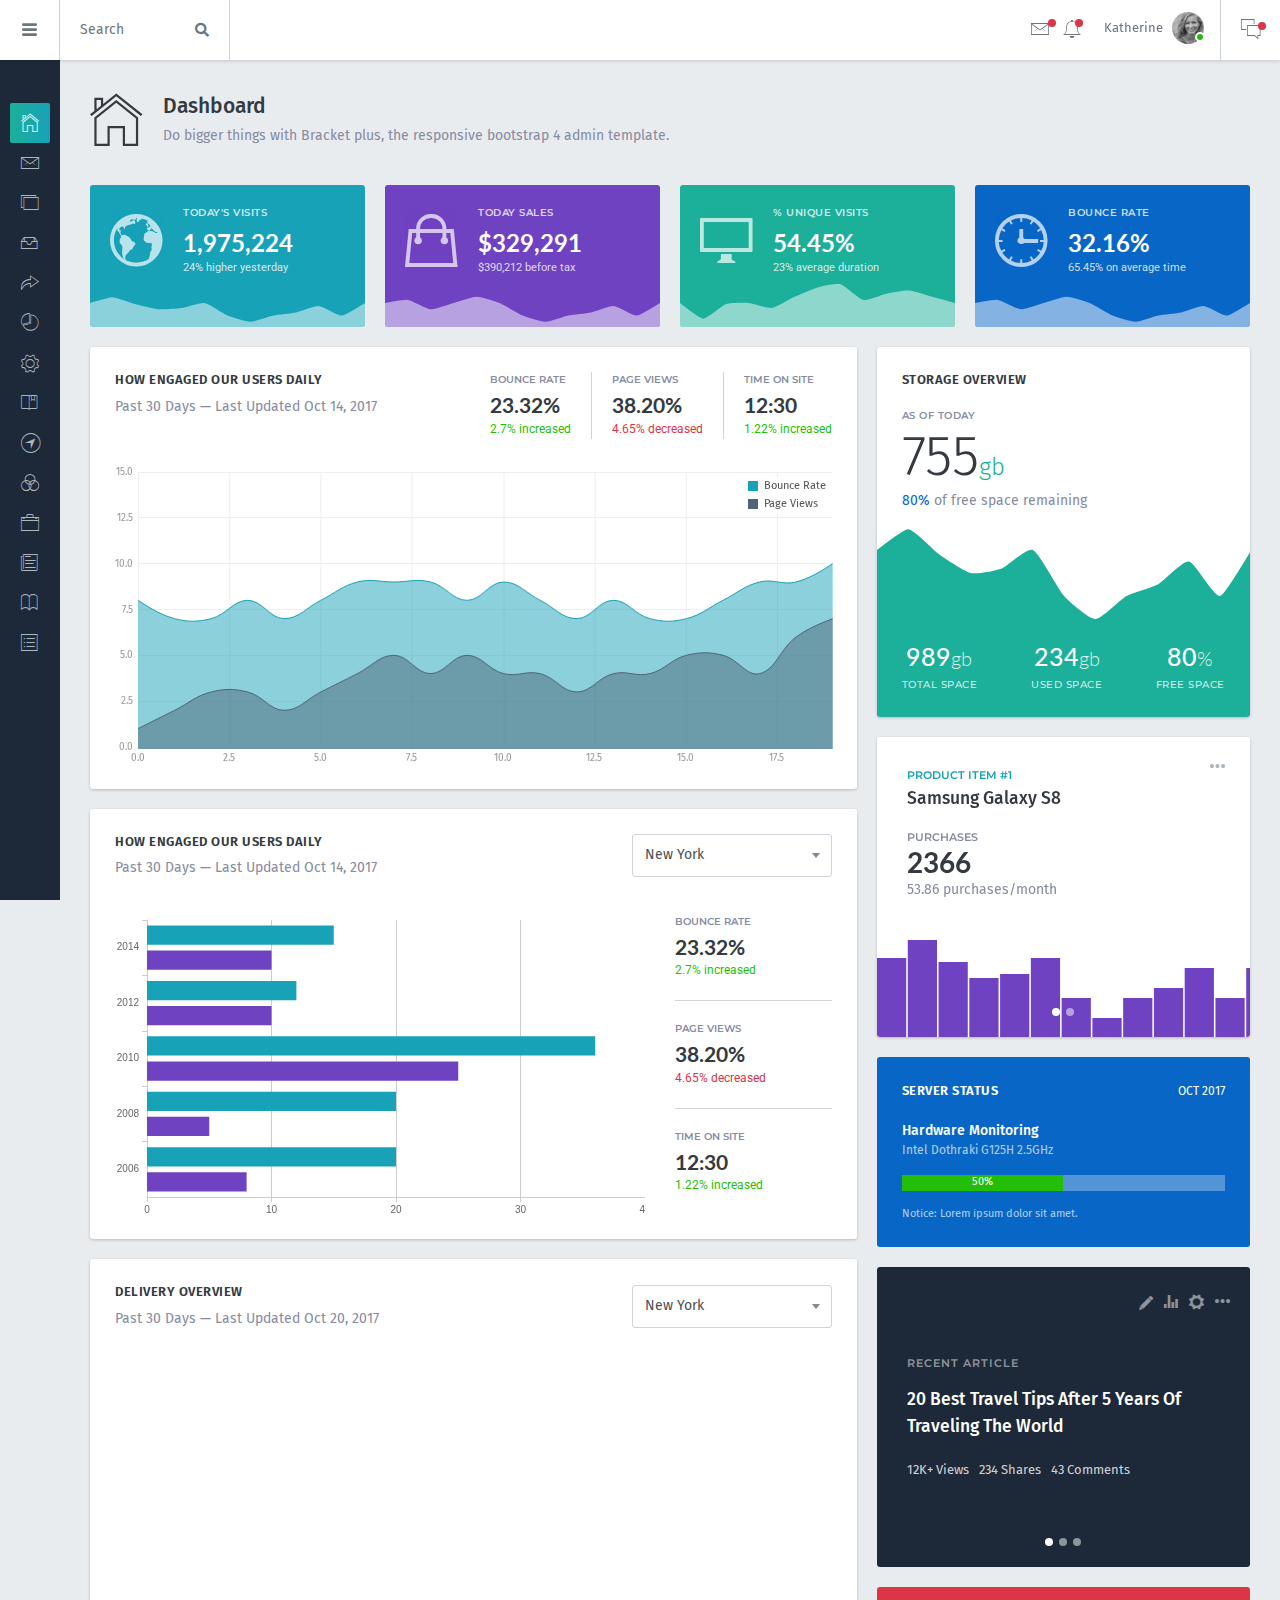
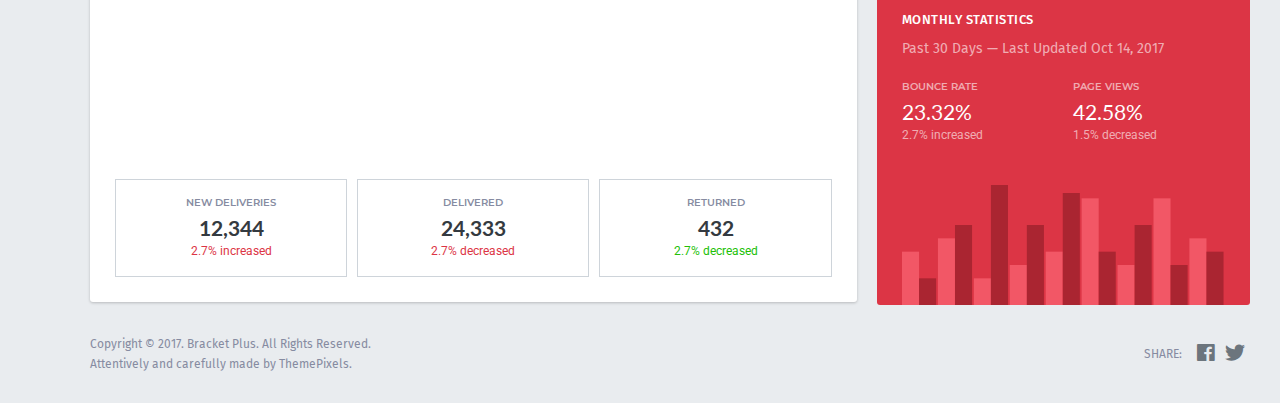
<file: brackert plus/index.html>
<!DOCTYPE html>
<html lang="en">
  <head>
    <!-- Required meta tags -->
    <meta charset="utf-8">
    <meta name="viewport" content="width=device-width, initial-scale=1, shrink-to-fit=no">


    <!-- Twitter -->
    <meta name="twitter:site" content="@themepixels">
    <meta name="twitter:creator" content="@themepixels">
    <meta name="twitter:card" content="summary_large_image">
    <meta name="twitter:title" content="Bracket Plus">
    <meta name="twitter:description" content="Premium Quality and Responsive UI for Dashboard.">
    <meta name="twitter:image" content="http://themepixels.me/bracketplus/img/bracketplus-social.png">

    <!-- Facebook -->
    <meta property="og:url" content="http://themepixels.me/bracketplus">
    <meta property="og:title" content="Bracket Plus">
    <meta property="og:description" content="Premium Quality and Responsive UI for Dashboard.">

    <meta property="og:image" content="http://themepixels.me/bracketplus/img/bracketplus-social.png">
    <meta property="og:image:secure_url" content="http://themepixels.me/bracketplus/img/bracketplus-social.png">
    <meta property="og:image:type" content="image/png">
    <meta property="og:image:width" content="1200">
    <meta property="og:image:height" content="600">

    <!-- Meta -->
    <meta name="description" content="Premium Quality and Responsive UI for Dashboard.">
    <meta name="author" content="ThemePixels">

    <title>Bracket Plus Responsive Bootstrap 4 Admin Template</title>

    <!-- vendor css -->
    <link href="assets/css/all.min.css" rel="stylesheet">
    <link href="assets/css/ionicons.min.css" rel="stylesheet">
    <link href="assets/css/rickshaw.min.css" rel="stylesheet">
    <link href="assets/css/select2.min.css" rel="stylesheet">

    <!-- Bracket CSS -->
    <link rel="stylesheet" href="assets/css/bracket.css">
  </head>

  <body>

    <!-- ########## START: LEFT PANEL ########## -->
    <div class="br-logo"><a href=""><span>[</span>bracket <i>plus</i><span>]</span></a></div>
    <div class="br-sideleft sideleft-scrollbar">
      <label class="sidebar-label pd-x-10 mg-t-20 op-3">Navigation</label>
      <ul class="br-sideleft-menu">
        <li class="br-menu-item">
          <a href="index.html" class="br-menu-link active">
            <i class="menu-item-icon icon ion-ios-home-outline tx-24"></i>
            <span class="menu-item-label">Dashboard</span>
          </a><!-- br-menu-link -->
        </li><!-- br-menu-item -->
        <li class="br-menu-item">
          <a href="mailbox.html" class="br-menu-link">
            <i class="menu-item-icon icon ion-ios-email-outline tx-24"></i>
            <span class="menu-item-label">Mailbox</span>
          </a><!-- br-menu-link -->
        </li><!-- br-menu-item -->
        <li class="br-menu-item">
          <a href="#" class="br-menu-link with-sub">
            <i class="menu-item-icon icon ion-ios-photos-outline tx-20"></i>
            <span class="menu-item-label">Cards &amp; Widgets</span>
          </a><!-- br-menu-link -->
          <ul class="br-menu-sub">
            <li class="sub-item"><a href="card-dashboard.html" class="sub-link">Dashboard</a></li>
            <li class="sub-item"><a href="card-social.html" class="sub-link">Blog &amp; Social Media</a></li>
            <li class="sub-item"><a href="card-listing.html" class="sub-link">Shop &amp; Listing</a></li>
          </ul>
        </li>
        <li class="br-menu-item">
          <a href="#" class="br-menu-link with-sub">
            <i class="menu-item-icon icon ion-ios-filing-outline tx-24"></i>
            <span class="menu-item-label">UI Elements</span>
          </a><!-- br-menu-link -->
          <ul class="br-menu-sub">
            <li class="sub-item"><a href="accordion.html" class="sub-link">Accordion</a></li>
            <li class="sub-item"><a href="alerts.html" class="sub-link">Alerts</a></li>
            <li class="sub-item"><a href="buttons.html" class="sub-link">Buttons</a></li>
            <li class="sub-item"><a href="cards.html" class="sub-link">Cards</a></li>
            <li class="sub-item"><a href="carousel.html" class="sub-link">Carousel</a></li>
            <li class="sub-item"><a href="dropdowns.html" class="sub-link">Dropdowns</a></li>
            <li class="sub-item"><a href="icons.html" class="sub-link">Icons</a></li>
            <li class="sub-item"><a href="images.html" class="sub-link">Images</a></li>
            <li class="sub-item"><a href="list.html" class="sub-link">Lists</a></li>
            <li class="sub-item"><a href="modal.html" class="sub-link">Modal</a></li>
            <li class="sub-item"><a href="media.html" class="sub-link">Media Object</a></li>
            <li class="sub-item"><a href="pagination.html" class="sub-link">Pagination</a></li>
            <li class="sub-item"><a href="popups.html" class="sub-link">Tooltip &amp; Popover</a></li>
            <li class="sub-item"><a href="progress.html" class="sub-link">Progress</a></li>
            <li class="sub-item"><a href="spinners.html" class="sub-link">Spinners</a></li>
            <li class="sub-item"><a href="typography.html" class="sub-link">Typography</a></li>
          </ul>
        </li><!-- br-menu-item -->
        <li class="br-menu-item">
          <a href="#" class="br-menu-link with-sub">
            <i class="menu-item-icon ion-ios-redo-outline tx-24"></i>
            <span class="menu-item-label">Navigation</span>
          </a><!-- br-menu-link -->
          <ul class="br-menu-sub">
            <li class="sub-item"><a href="navigation.html" class="sub-link">Basic Nav</a></li>
            <li class="sub-item"><a href="navigation-layouts.html" class="sub-link">Nav Layouts</a></li>
            <li class="sub-item"><a href="navigation-effects.html" class="sub-link">Nav Effects</a></li>
          </ul>
        </li><!-- br-menu-item -->
        <li class="br-menu-item">
          <a href="#" class="br-menu-link with-sub">
            <i class="menu-item-icon ion-ios-pie-outline tx-20"></i>
            <span class="menu-item-label">Charts</span>
          </a><!-- br-menu-link -->
          <ul class="br-menu-sub">
            <li class="sub-item"><a href="chart-morris.html" class="sub-link">Morris Charts</a></li>
            <li class="sub-item"><a href="chart-flot.html" class="sub-link">Flot Charts</a></li>
            <li class="sub-item"><a href="chart-chartjs.html" class="sub-link">Chart JS</a></li>
            <li class="sub-item"><a href="chart-echarts.html" class="sub-link">ECharts</a></li>
            <li class="sub-item"><a href="chart-rickshaw.html" class="sub-link">Rickshaw</a></li>
            <li class="sub-item"><a href="chart-chartist.html" class="sub-link">Chartist</a></li>
            <li class="sub-item"><a href="chart-sparkline.html" class="sub-link">Sparkline</a></li>
            <li class="sub-item"><a href="chart-peity.html" class="sub-link">Peity</a></li>
          </ul>
        </li><!-- br-menu-item -->
        <li class="br-menu-item">
          <a href="#" class="br-menu-link with-sub">
            <i class="menu-item-icon icon ion-ios-gear-outline tx-24"></i>
            <span class="menu-item-label">Forms</span>
          </a><!-- br-menu-link -->
          <ul class="br-menu-sub">
            <li class="sub-item"><a href="form-elements.html" class="sub-link">Form Elements</a></li>
            <li class="sub-item"><a href="form-layouts.html" class="sub-link">Form Layouts</a></li>
            <li class="sub-item"><a href="form-validation.html" class="sub-link">Form Validation</a></li>
            <li class="sub-item"><a href="form-wizards.html" class="sub-link">Form Wizards</a></li>
            <li class="sub-item"><a href="form-editor-code.html" class="sub-link">Code Editor</a></li>
            <li class="sub-item"><a href="form-editor-text.html" class="sub-link">Text Editor</a></li>
          </ul>
        </li><!-- br-menu-item -->
        <li class="br-menu-item">
          <a href="#" class="br-menu-link with-sub">
            <i class="menu-item-icon icon ion-ios-bookmarks-outline tx-20"></i>
            <span class="menu-item-label">Tables</span>
          </a><!-- br-menu-link -->
          <ul class="br-menu-sub nav flex-column">
            <li class="sub-item"><a href="table-basic.html" class="sub-link">Basic Table</a></li>
            <li class="sub-item"><a href="table-datatable.html" class="sub-link">Data Table</a></li>
          </ul>
        </li><!-- br-menu-item -->
        <li class="br-menu-item">
          <a href="#" class="br-menu-link with-sub">
            <i class="menu-item-icon icon ion-ios-navigate-outline tx-24"></i>
            <span class="menu-item-label">Maps</span>
          </a><!-- br-menu-link -->
          <ul class="br-menu-sub">
            <li class="sub-item"><a href="map-google.html" class="sub-link">Google Maps</a></li>
            <li class="sub-item"><a href="map-leaflet.html" class="sub-link">Leaflet Maps</a></li>
            <li class="sub-item"><a href="map-vector.html" class="sub-link">Vector Maps</a></li>
          </ul>
        </li><!-- br-menu-item -->
        <li class="br-menu-item">
          <a href="#" class="br-menu-link with-sub">
            <i class="menu-item-icon icon ion-ios-color-filter-outline tx-24"></i>
            <span class="menu-item-label">Skins</span>
          </a><!-- br-menu-link -->
          <ul class="br-menu-sub">
            <li class="sub-item"><a href="skin-select2.html" class="sub-link">Select2</a></li>
            <li class="sub-item"><a href="skin-rangeslider.html" class="sub-link">Ion RangeSlider</a></li>
            <li class="sub-item"><a href="skin-input-form.html" class="sub-link">Textbox Form</a></li>
            <li class="sub-item"><a href="skin-file-browser.html" class="sub-link">File Browser</a></li>
            <li class="sub-item"><a href="skin-datepicker.html" class="sub-link">Datepicker</a></li>
            <li class="sub-item"><a href="skin-template.html" class="sub-link">Template</a></li>
          </ul>
        </li><!-- br-menu-item -->
        <li class="br-menu-item">
          <a href="#" class="br-menu-link with-sub">
            <i class="menu-item-icon icon ion-ios-briefcase-outline tx-22"></i>
            <span class="menu-item-label">Utilities</span>
          </a><!-- br-menu-link -->
          <ul class="br-menu-sub">
            <li class="sub-item"><a href="background.html" class="sub-link">Background</a></li>
            <li class="sub-item"><a href="border.html" class="sub-link">Border</a></li>
            <li class="sub-item"><a href="height.html" class="sub-link">Height</a></li>
            <li class="sub-item"><a href="margin.html" class="sub-link">Margin</a></li>
            <li class="sub-item"><a href="padding.html" class="sub-link">Padding</a></li>
            <li class="sub-item"><a href="position.html" class="sub-link">Position</a></li>
            <li class="sub-item"><a href="typography-util.html" class="sub-link">Typography</a></li>
            <li class="sub-item"><a href="width.html" class="sub-link">Width</a></li>
          </ul>
        </li><!-- br-menu-item -->
        <li class="br-menu-item">
          <a href="pages.html" class="br-menu-link">
            <i class="menu-item-icon icon ion-ios-paper-outline tx-22"></i>
            <span class="menu-item-label">Apps &amp; Pages</span>
          </a><!-- br-menu-link -->
        </li><!-- br-menu-item -->
        <li class="br-menu-item">
          <a href="layouts.html" class="br-menu-link">
            <i class="menu-item-icon icon ion-ios-book-outline tx-22"></i>
            <span class="menu-item-label">Layouts</span>
          </a><!-- br-menu-link -->
        </li><!-- br-menu-item -->
        <li class="br-menu-item">
          <a href="sitemap.html" class="br-menu-link">
            <i class="menu-item-icon icon ion-ios-list-outline tx-22"></i>
            <span class="menu-item-label">Sitemap</span>
          </a><!-- br-menu-link -->
        </li><!-- br-menu-item -->
      </ul><!-- br-sideleft-menu -->

      <label class="sidebar-label pd-x-10 mg-t-25 mg-b-20 tx-info">Information Summary</label>

      <div class="info-list">
        <div class="info-list-item">
          <div>
            <p class="info-list-label">Memory Usage</p>
            <h5 class="info-list-amount">32.3%</h5>
          </div>
          <span class="peity-bar" data-peity='{ "fill": ["#336490"], "height": 35, "width": 60 }'>8,6,5,9,8,4,9,3,5,9</span>
        </div><!-- info-list-item -->

        <div class="info-list-item">
          <div>
            <p class="info-list-label">CPU Usage</p>
            <h5 class="info-list-amount">140.05</h5>
          </div>
          <span class="peity-bar" data-peity='{ "fill": ["#1C7973"], "height": 35, "width": 60 }'>4,3,5,7,12,10,4,5,11,7</span>
        </div><!-- info-list-item -->

        <div class="info-list-item">
          <div>
            <p class="info-list-label">Disk Usage</p>
            <h5 class="info-list-amount">82.02%</h5>
          </div>
          <span class="peity-bar" data-peity='{ "fill": ["#8E4246"], "height": 35, "width": 60 }'>1,2,1,3,2,10,4,12,7</span>
        </div><!-- info-list-item -->

        <div class="info-list-item">
          <div>
            <p class="info-list-label">Daily Traffic</p>
            <h5 class="info-list-amount">62,201</h5>
          </div>
          <span class="peity-bar" data-peity='{ "fill": ["#9C7846"], "height": 35, "width": 60 }'>3,12,7,9,2,3,4,5,2</span>
        </div><!-- info-list-item -->
      </div><!-- info-list -->

      <br>
    </div><!-- br-sideleft -->
    <!-- ########## END: LEFT PANEL ########## -->

    <!-- ########## START: HEAD PANEL ########## -->
    <div class="br-header">
      <div class="br-header-left">
        <div class="navicon-left hidden-md-down"><a id="btnLeftMenu" href=""><i class="icon ion-navicon-round"></i></a></div>
        <div class="navicon-left hidden-lg-up"><a id="btnLeftMenuMobile" href=""><i class="icon ion-navicon-round"></i></a></div>
        <div class="input-group hidden-xs-down wd-170 transition">
          <input id="searchbox" type="text" class="form-control" placeholder="Search">
          <span class="input-group-btn">
            <button class="btn btn-secondary" type="button"><i class="fas fa-search"></i></button>
          </span>
        </div><!-- input-group -->
      </div><!-- br-header-left -->
      <div class="br-header-right">
        <nav class="nav">
          <div class="dropdown">
            <a href="" class="nav-link pd-x-7 pos-relative" data-toggle="dropdown">
              <i class="icon ion-ios-email-outline tx-24"></i>
              <!-- start: if statement -->
              <span class="square-8 bg-danger pos-absolute t-15 r-0 rounded-circle"></span>
              <!-- end: if statement -->
            </a>
            <div class="dropdown-menu dropdown-menu-header">
              <div class="dropdown-menu-label">
                <label>Messages</label>
                <a href="">+ Add New Message</a>
              </div><!-- d-flex -->

              <div class="media-list">
                <!-- loop starts here -->
                <a href="" class="media-list-link">
                  <div class="media">
                    <img src="assets/img/img3.jpg" alt="">
                    <div class="media-body">
                      <div>
                        <p>Donna Seay</p>
                        <span>2 minutes ago</span>
                      </div><!-- d-flex -->
                      <p>A wonderful serenity has taken possession of my entire soul, like these sweet mornings of spring.</p>
                    </div>
                  </div><!-- media -->
                </a>
                <!-- loop ends here -->
                <a href="" class="media-list-link read">
                  <div class="media">
                    <img src="assets/img/img4.jpg" alt="">
                    <div class="media-body">
                      <div>
                        <p>Samantha Francis</p>
                        <span>3 hours ago</span>
                      </div><!-- d-flex -->
                      <p>My entire soul, like these sweet mornings of spring.</p>
                    </div>
                  </div><!-- media -->
                </a>
                <a href="" class="media-list-link read">
                  <div class="media">
                    <img src="assets/img/img7.jpg" alt="">
                    <div class="media-body">
                      <div>
                        <p>Robert Walker</p>
                        <span>5 hours ago</span>
                      </div><!-- d-flex -->
                      <p>I should be incapable of drawing a single stroke at the present moment...</p>
                    </div>
                  </div><!-- media -->
                </a>
                <a href="" class="media-list-link read">
                  <div class="media">
                    <img src="assets/img/img5.jpg" alt="">
                    <div class="media-body">
                      <div>
                        <p>Larry Smith</p>
                        <span>Yesterday</span>
                      </div><!-- d-flex -->
                      <p>When, while the lovely valley teems with vapour around me, and the meridian sun strikes...</p>
                    </div>
                  </div><!-- media -->
                </a>
                <div class="dropdown-footer">
                  <a href=""><i class="fas fa-angle-down"></i> Show All Messages</a>
                </div>
              </div><!-- media-list -->
            </div><!-- dropdown-menu -->
          </div><!-- dropdown -->
          <div class="dropdown">
            <a href="" class="nav-link pd-x-7 pos-relative" data-toggle="dropdown">
              <i class="icon ion-ios-bell-outline tx-24"></i>
              <!-- start: if statement -->
              <span class="square-8 bg-danger pos-absolute t-15 r-5 rounded-circle"></span>
              <!-- end: if statement -->
            </a>
            <div class="dropdown-menu dropdown-menu-header">
              <div class="dropdown-menu-label">
                <label>Notifications</label>
                <a href="">Mark All as Read</a>
              </div><!-- d-flex -->

              <div class="media-list">
                <!-- loop starts here -->
                <a href="" class="media-list-link read">
                  <div class="media">
                    <img src="assets/img/img8.jpg" alt="">
                    <div class="media-body">
                      <p class="noti-text"><strong>Suzzeth Bungaos</strong> tagged you and 18 others in a post.</p>
                      <span>October 03, 2017 8:45am</span>
                    </div>
                  </div><!-- media -->
                </a>
                <!-- loop ends here -->
                <a href="" class="media-list-link read">
                  <div class="media">
                    <img src="assets/img/img9.jpg" alt="">
                    <div class="media-body">
                      <p class="noti-text"><strong>Mellisa Brown</strong> appreciated your work <strong>The Social Network</strong></p>
                      <span>October 02, 2017 12:44am</span>
                    </div>
                  </div><!-- media -->
                </a>
                <a href="" class="media-list-link read">
                  <div class="media">
                    <img src="assets/img/img10.jpg" alt="">
                    <div class="media-body">
                      <p class="noti-text">20+ new items added are for sale in your <strong>Sale Group</strong></p>
                      <span>October 01, 2017 10:20pm</span>
                    </div>
                  </div><!-- media -->
                </a>
                <a href="" class="media-list-link read">
                  <div class="media">
                    <img src="assets/img/img5.jpg" alt="">
                    <div class="media-body">
                      <p class="noti-text"><strong>Julius Erving</strong> wants to connect with you on your conversation with <strong>Ronnie Mara</strong></p>
                      <span>October 01, 2017 6:08pm</span>
                    </div>
                  </div><!-- media -->
                </a>
                <div class="dropdown-footer">
                  <a href=""><i class="fas fa-angle-down"></i> Show All Notifications</a>
                </div>
              </div><!-- media-list -->
            </div><!-- dropdown-menu -->
          </div><!-- dropdown -->
          <div class="dropdown">
            <a href="" class="nav-link nav-link-profile" data-toggle="dropdown">
              <span class="logged-name hidden-md-down">Katherine</span>
              <img src="assets/img/img1.jpg" class="wd-32 rounded-circle" alt="">
              <span class="square-10 bg-success"></span>
            </a>
            <div class="dropdown-menu dropdown-menu-header wd-250">
              <div class="tx-center">
                <a href=""><img src="assets/img/img1.jpg" class="wd-80 rounded-circle" alt=""></a>
                <h6 class="logged-fullname">Katherine P. Lumaad</h6>
                <p>youremail@domain.com</p>
              </div>
              <hr>
              <div class="tx-center">
                <span class="profile-earning-label">Earnings After Taxes</span>
                <h3 class="profile-earning-amount">$13,230 <i class="icon ion-ios-arrow-thin-up tx-success"></i></h3>
                <span class="profile-earning-text">Based on list price.</span>
              </div>
              <hr>
              <ul class="list-unstyled user-profile-nav">
                <li><a href=""><i class="icon ion-ios-person"></i> Edit Profile</a></li>
                <li><a href=""><i class="icon ion-ios-gear"></i> Settings</a></li>
                <li><a href=""><i class="icon ion-ios-download"></i> Downloads</a></li>
                <li><a href=""><i class="icon ion-ios-star"></i> Favorites</a></li>
                <li><a href=""><i class="icon ion-ios-folder"></i> Collections</a></li>
                <li><a href=""><i class="icon ion-power"></i> Sign Out</a></li>
              </ul>
            </div><!-- dropdown-menu -->
          </div><!-- dropdown -->
        </nav>
        <div class="navicon-right">
          <a id="btnRightMenu" href="" class="pos-relative">
            <i class="icon ion-ios-chatboxes-outline"></i>
            <!-- start: if statement -->
            <span class="square-8 bg-danger pos-absolute t-10 r--5 rounded-circle"></span>
            <!-- end: if statement -->
          </a>
        </div><!-- navicon-right -->
      </div><!-- br-header-right -->
    </div><!-- br-header -->
    <!-- ########## END: HEAD PANEL ########## -->

    <!-- ########## START: RIGHT PANEL ########## -->
    <div class="br-sideright">
      <ul class="nav nav-tabs sidebar-tabs" role="tablist">
        <li class="nav-item">
          <a class="nav-link active" data-toggle="tab" role="tab" href="#contacts"><i class="icon ion-ios-contact-outline tx-24"></i></a>
        </li>
        <li class="nav-item">
          <a class="nav-link" data-toggle="tab" role="tab" href="#attachments"><i class="icon ion-ios-folder-outline tx-22"></i></a>
        </li>
        <li class="nav-item">
          <a class="nav-link" data-toggle="tab" role="tab" href="#calendar"><i class="icon ion-ios-calendar-outline tx-24"></i></a>
        </li>
        <li class="nav-item">
          <a class="nav-link" data-toggle="tab" role="tab" href="#settings"><i class="icon ion-ios-gear-outline tx-24"></i></a>
        </li>
      </ul><!-- sidebar-tabs -->

      <!-- Tab panes -->
      <div class="tab-content">
        <div class="tab-pane pos-absolute a-0 mg-t-60 contact-scrollbar active" id="contacts" role="tabpanel">
          <label class="sidebar-label pd-x-25 mg-t-25">Online Contacts</label>
          <div class="contact-list pd-x-10">
            <a href="" class="contact-list-link new">
              <div class="d-flex">
                <div class="pos-relative">
                  <img src="assets/img/img2.jpg" alt="">
                  <div class="contact-status-indicator bg-success"></div>
                </div>
                <div class="contact-person">
                  <p>Marilyn Tarter</p>
                  <span>Clemson, CA</span>
                </div>
                <span class="tx-info tx-12"><span class="square-8 bg-info rounded-circle"></span> 1 new</span>
              </div><!-- d-flex -->
            </a><!-- contact-list-link -->
            <a href="" class="contact-list-link">
              <div class="d-flex">
                <div class="pos-relative">
                  <img src="assets/img/img3.jpg" alt="">
                  <div class="contact-status-indicator bg-success"></div>
                </div>
                <div class="contact-person">
                  <p class="mg-b-0 ">Belinda Connor</p>
                  <span>Fort Kent, ME</span>
                </div>
              </div><!-- d-flex -->
            </a><!-- contact-list-link -->
            <a href="" class="contact-list-link new">
              <div class="d-flex">
                <div class="pos-relative">
                  <img src="assets/img/img4.jpg" alt="">
                  <div class="contact-status-indicator bg-success"></div>
                </div>
                <div class="contact-person">
                  <p>Britanny Cevallos</p>
                  <span>Shiboygan Falls, WI</span>
                </div>
                <span class="tx-info tx-12"><span class="square-8 bg-info rounded-circle"></span> 3 new</span>
              </div><!-- d-flex -->
            </a><!-- contact-list-link -->
            <a href="" class="contact-list-link new">
              <div class="d-flex">
                <div class="pos-relative">
                  <img src="assets/img/img5.jpg" alt="">
                  <div class="contact-status-indicator bg-success"></div>
                </div>
                <div class="contact-person">
                  <p>Brandon Lawrence</p>
                  <span>Snohomish, WA</span>
                </div>
                <span class="tx-info tx-12"><span class="square-8 bg-info rounded-circle"></span> 1 new</span>
              </div><!-- d-flex -->
            </a><!-- contact-list-link -->
            <a href="" class="contact-list-link">
              <div class="d-flex">
                <div class="pos-relative">
                  <img src="assets/img/img6.jpg" alt="">
                  <div class="contact-status-indicator bg-success"></div>
                </div>
                <div class="contact-person">
                  <p>Andrew Wiggins</p>
                  <span>Springfield, MA</span>
                </div>
              </div><!-- d-flex -->
            </a><!-- contact-list-link -->
            <a href="" class="contact-list-link">
              <div class="d-flex">
                <div class="pos-relative">
                  <img src="assets/img/img7.jpg" alt="">
                  <div class="contact-status-indicator bg-success"></div>
                </div>
                <div class="contact-person">
                  <p>Theodore Gristen</p>
                  <span>Nashville, TN</span>
                </div>
              </div><!-- d-flex -->
            </a><!-- contact-list-link -->
            <a href="" class="contact-list-link">
              <div class="d-flex">
                <div class="pos-relative">
                  <img src="assets/img/img8.jpg" alt="">
                  <div class="contact-status-indicator bg-success"></div>
                </div>
                <div class="contact-person">
                  <p>Deborah Miner</p>
                  <span>North Shore, CA</span>
                </div>
              </div><!-- d-flex -->
            </a><!-- contact-list-link -->
          </div><!-- contact-list -->


          <label class="sidebar-label pd-x-25 mg-t-25">Offline Contacts</label>
          <div class="contact-list pd-x-10">
            <a href="" class="contact-list-link">
              <div class="d-flex">
                <div class="pos-relative">
                  <img src="assets/img/img2.jpg" alt="">
                  <div class="contact-status-indicator bg-gray-500"></div>
                </div>
                <div class="contact-person">
                  <p>Marilyn Tarter</p>
                  <span>Clemson, CA</span>
                </div>
              </div><!-- d-flex -->
            </a><!-- contact-list-link -->
            <a href="" class="contact-list-link">
              <div class="d-flex">
                <div class="pos-relative">
                  <img src="assets/img/img3.jpg" alt="">
                  <div class="contact-status-indicator bg-gray-500"></div>
                </div>
                <div class="contact-person">
                  <p>Belinda Connor</p>
                  <span>Fort Kent, ME</span>
                </div>
              </div><!-- d-flex -->
            </a><!-- contact-list-link -->
            <a href="" class="contact-list-link">
              <div class="d-flex">
                <div class="pos-relative">
                  <img src="assets/img/img4.jpg" alt="">
                  <div class="contact-status-indicator bg-gray-500"></div>
                </div>
                <div class="contact-person">
                  <p>Britanny Cevallos</p>
                  <span>Shiboygan Falls, WI</span>
                </div>
              </div><!-- d-flex -->
            </a><!-- contact-list-link -->
            <a href="" class="contact-list-link">
              <div class="d-flex">
                <div class="pos-relative">
                  <img src="assets/img/img5.jpg" alt="">
                  <div class="contact-status-indicator bg-gray-500"></div>
                </div>
                <div class="contact-person">
                  <p>Brandon Lawrence</p>
                  <span>Snohomish, WA</span>
                </div>
              </div><!-- d-flex -->
            </a><!-- contact-list-link -->
            <a href="" class="contact-list-link">
              <div class="d-flex">
                <div class="pos-relative">
                  <img src="assets/img/img6.jpg" alt="">
                  <div class="contact-status-indicator bg-gray-500"></div>
                </div>
                <div class="contact-person">
                  <p>Andrew Wiggins</p>
                  <span>Springfield, MA</span>
                </div>
              </div><!-- d-flex -->
            </a><!-- contact-list-link -->
            <a href="" class="contact-list-link">
              <div class="d-flex">
                <div class="pos-relative">
                  <img src="assets/img/img7.jpg" alt="">
                  <div class="contact-status-indicator bg-gray-500"></div>
                </div>
                <div class="contact-person">
                  <p>Theodore Gristen</p>
                  <span>Nashville, TN</span>
                </div>
              </div><!-- d-flex -->
            </a><!-- contact-list-link -->
            <a href="" class="contact-list-link">
              <div class="d-flex">
                <div class="pos-relative">
                  <img src="assets/img/img8.jpg" alt="">
                  <div class="contact-status-indicator bg-gray-500"></div>
                </div>
                <div class="contact-person">
                  <p>Deborah Miner</p>
                  <span>North Shore, CA</span>
                </div>
              </div><!-- d-flex -->
            </a><!-- contact-list-link -->
          </div><!-- contact-list -->

        </div><!-- #contacts -->
        <div class="tab-pane pos-absolute a-0 mg-t-60 attachment-scrollbar" id="attachments" role="tabpanel">
          <label class="sidebar-label pd-x-25 mg-t-25">Recent Attachments</label>
          <div class="media-file-list">
            <div class="media">
              <div class="pd-10 bg-gray-500 bg-mojito wd-50 ht-60 tx-center d-flex align-items-center justify-content-center">
                <i class="far fa-file-image tx-28 tx-white"></i>
              </div>
              <div class="media-body">
                <p class="mg-b-0 tx-13">IMG_43445</p>
                <p class="mg-b-0 tx-12 op-5">JPG Image</p>
                <p class="mg-b-0 tx-12 op-5">1.2mb</p>
              </div><!-- media-body -->
              <a href="" class="more"><i class="icon ion-android-more-vertical tx-18"></i></a>
            </div><!-- media -->
            <div class="media mg-t-20">
              <div class="pd-10 bg-gray-500 bg-purple wd-50 ht-60 tx-center d-flex align-items-center justify-content-center">
                <i class="far fa-file-video tx-28 tx-white"></i>
              </div>
              <div class="media-body">
                <p class="mg-b-0 tx-13">VID_6543</p>
                <p class="mg-b-0 tx-12 op-5">MP4 Video</p>
                <p class="mg-b-0 tx-12 op-5">24.8mb</p>
              </div><!-- media-body -->
              <a href="" class="more"><i class="icon ion-android-more-vertical tx-18"></i></a>
            </div><!-- media -->
            <div class="media mg-t-20">
              <div class="pd-10 bg-gray-500 bg-reef wd-50 ht-60 tx-center d-flex align-items-center justify-content-center">
                <i class="far fa-file-word tx-28 tx-white"></i>
              </div>
              <div class="media-body">
                <p class="mg-b-0 tx-13">Tax_Form</p>
                <p class="mg-b-0 tx-12 op-5">Word Document</p>
                <p class="mg-b-0 tx-12 op-5">5.5mb</p>
              </div><!-- media-body -->
              <a href="" class="more"><i class="icon ion-android-more-vertical tx-18"></i></a>
            </div><!-- media -->
            <div class="media mg-t-20">
              <div class="pd-10 bg-gray-500 bg-firewatch wd-50 ht-60 tx-center d-flex align-items-center justify-content-center">
                <i class="far fa-file-pdf tx-28 tx-white"></i>
              </div>
              <div class="media-body">
                <p class="mg-b-0 tx-13">Getting_Started</p>
                <p class="mg-b-0 tx-12 op-5">PDF Document</p>
                <p class="mg-b-0 tx-12 op-5">12.7mb</p>
              </div><!-- media-body -->
              <a href="" class="more"><i class="icon ion-android-more-vertical tx-18"></i></a>
            </div><!-- media -->
            <div class="media mg-t-20">
              <div class="pd-10 bg-gray-500 bg-firewatch wd-50 ht-60 tx-center d-flex align-items-center justify-content-center">
                <i class="far fa-file-pdf tx-28 tx-white"></i>
              </div>
              <div class="media-body">
                <p class="mg-b-0 tx-13">Introduction</p>
                <p class="mg-b-0 tx-12 op-5">PDF Document</p>
                <p class="mg-b-0 tx-12 op-5">7.7mb</p>
              </div><!-- media-body -->
              <a href="" class="more"><i class="icon ion-android-more-vertical tx-18"></i></a>
            </div><!-- media -->
            <div class="media mg-t-20">
              <div class="pd-10 bg-gray-500 bg-mojito wd-50 ht-60 tx-center d-flex align-items-center justify-content-center">
                <i class="far fa-file-image tx-28 tx-white"></i>
              </div>
              <div class="media-body">
                <p class="mg-b-0 tx-13">IMG_43420</p>
                <p class="mg-b-0 tx-12 op-5">JPG Image</p>
                <p class="mg-b-0 tx-12 op-5">2.2mb</p>
              </div><!-- media-body -->
              <a href="" class="more"><i class="icon ion-android-more-vertical tx-18"></i></a>
            </div><!-- media -->
            <div class="media mg-t-20">
              <div class="pd-10 bg-gray-500 bg-mojito wd-50 ht-60 tx-center d-flex align-items-center justify-content-center">
                <i class="far fa-file-image tx-28 tx-white"></i>
              </div>
              <div class="media-body">
                <p class="mg-b-0 tx-13">IMG_43447</p>
                <p class="mg-b-0 tx-12 op-5">JPG Image</p>
                <p class="mg-b-0 tx-12 op-5">3.2mb</p>
              </div><!-- media-body -->
              <a href="" class="more"><i class="icon ion-android-more-vertical tx-18"></i></a>
            </div><!-- media -->
            <div class="media mg-t-20">
              <div class="pd-10 bg-gray-500 bg-purple wd-50 ht-60 tx-center d-flex align-items-center justify-content-center">
                <i class="far fa-file-video tx-28 tx-white"></i>
              </div>
              <div class="media-body">
                <p class="mg-b-0 tx-13">VID_6545</p>
                <p class="mg-b-0 tx-12 op-5">AVI Video</p>
                <p class="mg-b-0 tx-12 op-5">14.8mb</p>
              </div><!-- media-body -->
              <a href="" class="more"><i class="icon ion-android-more-vertical tx-18"></i></a>
            </div><!-- media -->
            <div class="media mg-t-20">
              <div class="pd-10 bg-gray-500 bg-reef wd-50 ht-60 tx-center d-flex align-items-center justify-content-center">
                <i class="far fa-file-word tx-28 tx-white"></i>
              </div>
              <div class="media-body">
                <p class="mg-b-0 tx-13">Secret_Document</p>
                <p class="mg-b-0 tx-12 op-5">Word Document</p>
                <p class="mg-b-0 tx-12 op-5">4.5mb</p>
              </div><!-- media-body -->
              <a href="" class="more"><i class="icon ion-android-more-vertical tx-18"></i></a>
            </div><!-- media -->
          </div><!-- media-list -->
        </div><!-- #history -->
        <div class="tab-pane pos-absolute a-0 mg-t-60 schedule-scrollbar" id="calendar" role="tabpanel">
          <label class="sidebar-label pd-x-25 mg-t-25">Time &amp; Date</label>
          <div class="pd-x-25">
            <h2 id="brTime" class="br-time"></h2>
            <h6 id="brDate" class="br-date"></h6>
          </div>

          <label class="sidebar-label pd-x-25 mg-t-25">Events Calendar</label>
          <div class="datepicker sidebar-datepicker"></div>


          <label class="sidebar-label pd-x-25 mg-t-25">Event Today</label>
          <div class="pd-x-25">
            <div class="list-group sidebar-event-list mg-b-20">
              <div class="list-group-item">
                <div>
                  <h6>Roven's 32th Birthday</h6>
                  <p>2:30PM</p>
                </div>
                <a href="" class="more"><i class="icon ion-android-more-vertical tx-18"></i></a>
              </div><!-- list-group-item -->
              <div class="list-group-item">
                <div>
                  <h6>Regular Workout Schedule</h6>
                  <p>7:30PM</p>
                </div>
                <a href="" class="more"><i class="icon ion-android-more-vertical tx-18"></i></a>
              </div><!-- list-group-item -->
            </div><!-- list-group -->

            <a href="" class="btn btn-block btn-outline-secondary tx-uppercase tx-12 tx-spacing-2">+ Add Event</a>
            <br>
          </div>

        </div>
        <div class="tab-pane pos-absolute a-0 mg-t-60 settings-scrollbar" id="settings" role="tabpanel">
          <label class="sidebar-label pd-x-25 mg-t-25">Quick Settings</label>

          <div class="sidebar-settings-item">
            <h6 class="tx-13 tx-normal">Sound Notification</h6>
            <p class="op-5 tx-13">Play an alert sound everytime there is a new notification.</p>
            <div class="br-switchbutton checked">
              <input type="hidden" name="switch1" value="true">
              <span></span>
            </div><!-- br-switchbutton -->
          </div>
          <div class="sidebar-settings-item">
            <h6 class="tx-13 tx-normal">2 Steps Verification</h6>
            <p class="op-5 tx-13">Sign in using a two step verification by sending a verification code to your phone.</p>
            <div class="br-switchbutton">
              <input type="hidden" name="switch2" value="false">
              <span></span>
            </div><!-- br-switchbutton -->
          </div>
          <div class="sidebar-settings-item">
            <h6 class="tx-13 tx-normal">Location Services</h6>
            <p class="op-5 tx-13">Allowing us to access your location</p>
            <div class="br-switchbutton">
              <input type="hidden" name="switch3" value="false">
              <span></span>
            </div><!-- br-switchbutton -->
          </div>
          <div class="sidebar-settings-item">
            <h6 class="tx-13 tx-normal">Newsletter Subscription</h6>
            <p class="op-5 tx-13">Enables you to send us news and updates send straight to your email.</p>
            <div class="br-switchbutton checked">
              <input type="hidden" name="switch4" value="true">
              <span></span>
            </div><!-- br-switchbutton -->
          </div>
          <div class="sidebar-settings-item">
            <h6 class="tx-13 tx-normal">Your email</h6>
            <div class="pos-relative">
              <input type="email" name="email" class="form-control" value="janedoe@domain.com">
            </div>
          </div>

          <div class="pd-y-20 pd-x-25">
            <h6 class="tx-13 tx-normal tx-white mg-b-20">More Settings</h6>
            <a href="" class="btn btn-block btn-outline-secondary tx-uppercase tx-11 tx-spacing-2">Account Settings</a>
            <a href="" class="btn btn-block btn-outline-secondary tx-uppercase tx-11 tx-spacing-2">Privacy Settings</a>
          </div>
        </div>
      </div><!-- tab-content -->
    </div><!-- br-sideright -->
    <!-- ########## END: RIGHT PANEL ########## --->

    <!-- ########## START: MAIN PANEL ########## -->
    <div class="br-mainpanel">
      <div class="br-pagetitle">
        <i class="icon ion-ios-home-outline"></i>
        <div>
          <h4>Dashboard</h4>
          <p class="mg-b-0">Do bigger things with Bracket plus, the responsive bootstrap 4 admin template.</p>
        </div>
      </div>

      <div class="br-pagebody">
        <div class="row row-sm">
          <div class="col-sm-6 col-xl-3">
            <div class="bg-info rounded overflow-hidden">
              <div class="pd-x-20 pd-t-20 d-flex align-items-center">
                <i class="ion ion-earth tx-60 lh-0 tx-white op-7"></i>
                <div class="mg-l-20">
                  <p class="tx-10 tx-spacing-1 tx-mont tx-semibold tx-uppercase tx-white-8 mg-b-10">Today's Visits</p>
                  <p class="tx-24 tx-white tx-lato tx-bold mg-b-0 lh-1">1,975,224</p>
                  <span class="tx-11 tx-roboto tx-white-8">24% higher yesterday</span>
                </div>
              </div>
              <div id="ch1" class="ht-50 tr-y-1"></div>
            </div>
          </div><!-- col-3 -->
          <div class="col-sm-6 col-xl-3 mg-t-20 mg-sm-t-0">
            <div class="bg-purple rounded overflow-hidden">
              <div class="pd-x-20 pd-t-20 d-flex align-items-center">
                <i class="ion ion-bag tx-60 lh-0 tx-white op-7"></i>
                <div class="mg-l-20">
                  <p class="tx-10 tx-spacing-1 tx-mont tx-semibold tx-uppercase tx-white-8 mg-b-10">Today Sales</p>
                  <p class="tx-24 tx-white tx-lato tx-bold mg-b-0 lh-1">$329,291</p>
                  <span class="tx-11 tx-roboto tx-white-8">$390,212 before tax</span>
                </div>
              </div>
              <div id="ch3" class="ht-50 tr-y-1"></div>
            </div>
          </div><!-- col-3 -->
          <div class="col-sm-6 col-xl-3 mg-t-20 mg-xl-t-0">
            <div class="bg-teal rounded overflow-hidden">
              <div class="pd-x-20 pd-t-20 d-flex align-items-center">
                <i class="ion ion-monitor tx-60 lh-0 tx-white op-7"></i>
                <div class="mg-l-20">
                  <p class="tx-10 tx-spacing-1 tx-mont tx-semibold tx-uppercase tx-white-8 mg-b-10">% Unique Visits</p>
                  <p class="tx-24 tx-white tx-lato tx-bold mg-b-0 lh-1">54.45%</p>
                  <span class="tx-11 tx-roboto tx-white-8">23% average duration</span>
                </div>
              </div>
              <div id="ch2" class="ht-50 tr-y-1"></div>
            </div>
          </div><!-- col-3 -->
          <div class="col-sm-6 col-xl-3 mg-t-20 mg-xl-t-0">
            <div class="bg-primary rounded overflow-hidden">
              <div class="pd-x-20 pd-t-20 d-flex align-items-center">
                <i class="ion ion-clock tx-60 lh-0 tx-white op-7"></i>
                <div class="mg-l-20">
                  <p class="tx-10 tx-spacing-1 tx-mont tx-semibold tx-uppercase tx-white-8 mg-b-10">Bounce Rate</p>
                  <p class="tx-24 tx-white tx-lato tx-bold mg-b-0 lh-1">32.16%</p>
                  <span class="tx-11 tx-roboto tx-white-8">65.45% on average time</span>
                </div>
              </div>
              <div id="ch4" class="ht-50 tr-y-1"></div>
            </div>
          </div><!-- col-3 -->
        </div><!-- row -->

        <div class="row row-sm mg-t-20">
          <div class="col-lg-8">
            <div class="card bd-0 shadow-base">
              <div class="d-md-flex justify-content-between pd-25">
                <div>
                  <h6 class="tx-13 tx-uppercase tx-inverse tx-semibold tx-spacing-1">How Engaged Our Users Daily</h6>
                  <p>Past 30 Days — Last Updated Oct 14, 2017</p>
                </div>
                <div class="d-sm-flex">
                  <div>
                    <p class="mg-b-5 tx-uppercase tx-10 tx-mont tx-semibold">Bounce Rate</p>
                    <h4 class="tx-lato tx-inverse tx-bold mg-b-0">23.32%</h4>
                    <span class="tx-12 tx-success tx-roboto">2.7% increased</span>
                  </div>
                  <div class="bd-sm-l pd-sm-l-20 mg-sm-l-20 mg-t-20 mg-sm-t-0">
                    <p class="mg-b-5 tx-uppercase tx-10 tx-mont tx-semibold">Page Views</p>
                    <h4 class="tx-lato tx-inverse tx-bold mg-b-0">38.20%</h4>
                    <span class="tx-12 tx-danger tx-roboto">4.65% decreased</span>
                  </div>
                  <div class="bd-sm-l pd-sm-l-20 mg-sm-l-20 mg-t-20 mg-sm-t-0">
                    <p class="mg-b-5 tx-uppercase tx-10 tx-mont tx-semibold">Time On Site</p>
                    <h4 class="tx-lato tx-inverse tx-bold mg-b-0">12:30</h4>
                    <span class="tx-12 tx-success tx-roboto">1.22% increased</span>
                  </div>
                </div><!-- d-flex -->
              </div><!-- d-flex -->

              <div class="pd-l-25 pd-r-15 pd-b-25">
                <div id="ch5" class="ht-250 ht-sm-300"></div>
              </div>
            </div><!-- card -->

            <div class="card bd-0 shadow-base pd-25 mg-t-20">
              <div class="d-md-flex justify-content-between">
                <div>
                  <h6 class="tx-13 tx-uppercase tx-inverse tx-semibold tx-spacing-1">How Engaged Our Users Daily</h6>
                  <p>Past 30 Days — Last Updated Oct 14, 2017</p>
                </div>
                <div class="wd-200">
                  <select class="form-control select2" data-placeholder="Choose location">
                    <option label="Choose one"></option>
                    <option value="1" selected>New York</option>
                    <option value="2">San Francisco</option>
                    <option value="3">Los Angeles</option>
                    <option value="4">Chicago</option>
                    <option value="5">Seattle</option>
                  </select>
                </div><!-- wd-200 -->
              </div><!-- d-flex -->
              <div class="row mg-t-20">
                <div class="col-sm-9">
                  <div id="ch12" class="ht-250 ht-sm-300"></div>
                </div><!-- col-9 -->
                <div class="col-sm-3 mg-t-40 mg-sm-t-0">
                  <div>
                    <p class="mg-b-5 tx-uppercase tx-10 tx-mont tx-semibold">Bounce Rate</p>
                    <h4 class="tx-lato tx-inverse tx-bold mg-b-0">23.32%</h4>
                    <span class="tx-12 tx-success tx-roboto">2.7% increased</span>
                  </div>
                  <div class="mg-t-20 pd-t-20 bd-t">
                    <p class="mg-b-5 tx-uppercase tx-10 tx-mont tx-semibold">Page Views</p>
                    <h4 class="tx-lato tx-inverse tx-bold mg-b-0">38.20%</h4>
                    <span class="tx-12 tx-danger tx-roboto">4.65% decreased</span>
                  </div>
                  <div class="mg-t-20 pd-t-20 bd-t">
                    <p class="mg-b-5 tx-uppercase tx-10 tx-mont tx-semibold">Time On Site</p>
                    <h4 class="tx-lato tx-inverse tx-bold mg-b-0">12:30</h4>
                    <span class="tx-12 tx-success tx-roboto">1.22% increased</span>
                  </div>
                </div><!-- col-3 -->
              </div><!-- row -->
            </div><!-- card -->

            <div class="card shadow-base bd-0 pd-25 mg-t-20">
              <div class="d-md-flex justify-content-between align-items-center">
                <div>
                  <h6 class="tx-13 tx-uppercase tx-inverse tx-semibold tx-spacing-1">Delivery Overview</h6>
                  <p class="mg-b-0">Past 30 Days — Last Updated Oct 20, 2017</p>
                </div>
                <div class="wd-200 mg-t-20 mg-md-t-0">
                  <select class="form-control select2" data-placeholder="Choose location">
                    <option label="Choose one"></option>
                    <option value="1" selected>New York</option>
                    <option value="2">San Francisco</option>
                    <option value="3">Los Angeles</option>
                    <option value="4">Chicago</option>
                    <option value="5">Seattle</option>
                  </select>
                </div><!-- wd-200 -->
              </div><!-- d-flex -->

              <div id="mapShiftWorker" class="ht-300 ht-sm-400 mg-t-25"></div>

              <div class="row row-xs mg-t-25">
                <div class="col-sm-4">
                  <div class="tx-center pd-y-15 bd">
                    <p class="mg-b-5 tx-uppercase tx-10 tx-mont tx-semibold">New Deliveries</p>
                    <h4 class="tx-lato tx-inverse tx-bold mg-b-0">12,344</h4>
                    <span class="tx-12 tx-danger tx-roboto">2.7% increased</span>
                  </div>
                </div><!-- col-4 -->
                <div class="col-sm-4 mg-t-20 mg-sm-t-0">
                  <div class="tx-center pd-y-15 bd">
                    <p class="mg-b-5 tx-uppercase tx-10 tx-mont tx-semibold">Delivered</p>
                    <h4 class="tx-lato tx-inverse tx-bold mg-b-0">24,333</h4>
                    <span class="tx-12 tx-danger tx-roboto">2.7% decreased</span>
                  </div>
                </div><!-- col-4 -->
                <div class="col-sm-4 mg-t-20 mg-sm-t-0">
                  <div class="tx-center pd-y-15 bd">
                    <p class="mg-b-5 tx-uppercase tx-10 tx-mont tx-semibold">Returned</p>
                    <h4 class="tx-lato tx-inverse tx-bold mg-b-0">432</h4>
                    <span class="tx-12 tx-success tx-roboto">2.7% decreased</span>
                  </div>
                </div><!-- col-4 -->
              </div><!-- row -->

            </div><!-- card -->


          </div><!-- col-8 -->
          <div class="col-lg-4 mg-t-20 mg-lg-t-0">

            <div class="card shadow-base bd-0 overflow-hidden">
              <div class="pd-x-25 pd-t-25">
                <h6 class="tx-13 tx-uppercase tx-inverse tx-semibold tx-spacing-1 mg-b-20">Storage Overview</h6>
                <p class="tx-10 tx-spacing-1 tx-mont tx-semibold tx-uppercase mg-b-0">As of Today</p>
                <h1 class="tx-56 tx-light tx-inverse mg-b-0">755<span class="tx-teal tx-24">gb</span></h1>
                <p><span class="tx-primary">80%</span> of free space remaining</p>
              </div><!-- pd-x-25 -->
              <div id="ch6" class="ht-115 mg-r--1"></div>
              <div class="bg-teal pd-x-25 pd-b-25 d-flex justify-content-between">
                <div class="tx-center">
                  <h3 class="tx-lato tx-white mg-b-5">989<span class="tx-light op-8 tx-20">gb</span></h3>
                  <p class="tx-10 tx-spacing-1 tx-mont tx-medium tx-uppercase mg-b-0 tx-white-8">Total Space</p>
                </div>
                <div class="tx-center">
                  <h3 class="tx-lato tx-white mg-b-5">234<span class="tx-light op-8 tx-20">gb</span></h3>
                  <p class="tx-10 tx-spacing-1 tx-mont tx-medium tx-uppercase mg-b-0 tx-white-8">Used Space</p>
                </div>
                <div class="tx-center">
                  <h3 class="tx-lato tx-white mg-b-5">80<span class="tx-light op-8 tx-20">%</span></h3>
                  <p class="tx-10 tx-spacing-1 tx-mont tx-medium tx-uppercase mg-b-0 tx-white-8">Free Space</p>
                </div>
              </div>
            </div><!-- card -->

            <div class="card shadow-base bd-0 mg-t-20">
              <div id="carousel3" class="carousel slide" data-ride="carousel">
                <ol class="carousel-indicators">
                  <li data-target="#carousel3" data-slide-to="0" class="active"></li>
                  <li data-target="#carousel3" data-slide-to="1"></li>
                </ol>
                <div class="carousel-inner" role="listbox">
                  <div class="carousel-item active">
                    <div class="bg-white ht-300 pos-relative overflow-hidden d-flex flex-column align-items-start rounded">
                      <div class="pos-absolute t-15 r-25">
                        <a href="" class="tx-gray-500 hover-info mg-l-7"><i class="icon ion-more tx-20"></i></a>
                      </div>
                      <div class="pd-x-30 pd-t-30 mg-b-auto">
                        <p class="tx-info tx-uppercase tx-11 tx-semibold tx-mont mg-b-5">Product Item #1</p>
                        <h5 class="tx-inverse mg-b-20">Samsung Galaxy S8</h5>
                        <p class="tx-uppercase tx-11 tx-semibold tx-mont mg-b-0">Purchases</p>
                        <h2 class="tx-inverse tx-lato tx-bold mg-b-0">2366</h2>
                        <span>53.86 purchases/month</span>
                      </div>
                      <div id="ch10" class="ht-100 tr-y-1"></div>
                    </div><!-- d-flex -->
                  </div>
                  <div class="carousel-item">
                    <div class="bg-white ht-300 pos-relative overflow-hidden d-flex flex-column align-items-start rounded">
                      <div class="pos-absolute t-15 r-25">
                        <a href="" class="tx-gray-500 hover-info mg-l-7"><i class="icon ion-more tx-20"></i></a>
                      </div>
                      <div class="pd-x-30 pd-t-30 mg-b-auto">
                        <p class="tx-info tx-uppercase tx-11 tx-semibold tx-mont mg-b-5">Product Item #2</p>
                        <h5 class="tx-inverse mg-b-20">Apple iPhone 8 Plus</h5>
                        <p class="tx-uppercase tx-11 tx-semibold tx-mont mg-b-0">Purchases</p>
                        <h2 class="tx-inverse tx-lato tx-bold mg-b-0">5632</h2>
                        <span>120.44 purchases/month</span>
                      </div>
                      <div id="ch11" class="ht-100 tr-y-1"></div>
                    </div><!-- d-flex -->
                  </div><!-- cardousel-item -->
                </div><!-- carousel-inner -->
              </div><!-- carousel -->
            </div><!-- card -->

            <div class="card card-body bd-0 pd-25 bg-primary mg-t-20">
              <div class="d-xs-flex justify-content-between align-items-center tx-white mg-b-20">
                <h6 class="tx-13 tx-uppercase tx-semibold tx-spacing-1 mg-b-0">Server Status</h6>
                <span class="tx-12 tx-uppercase">Oct 2017</span>
              </div>
              <p class="tx-sm tx-white tx-medium mg-b-0">Hardware Monitoring</p>
              <p class="tx-12 tx-white-7">Intel Dothraki G125H 2.5GHz</p>
              <div class="progress bg-white-3 rounded-0 mg-b-0">
                <div class="progress-bar bg-success wd-50p lh-3" role="progressbar" aria-valuenow="50" aria-valuemin="0" aria-valuemax="100">50%</div>
              </div><!-- progress -->
              <p class="tx-11 mg-b-0 mg-t-15 tx-white-7">Notice: Lorem ipsum dolor sit amet.</p>
            </div><!-- card -->

            <div class="card bd-0 mg-t-20">
              <div id="carousel12" class="carousel slide" data-ride="carousel">
                <ol class="carousel-indicators">
                  <li data-target="#carousel12" data-slide-to="0" class="active"></li>
                  <li data-target="#carousel12" data-slide-to="1"></li>
                  <li data-target="#carousel12" data-slide-to="2"></li>
                </ol>
                <div class="carousel-inner" role="listbox">
                  <div class="carousel-item active">
                    <div class="bg-br-primary pd-30 ht-300 pos-relative d-flex align-items-center rounded">
                      <div class="pos-absolute t-20 r-20">
                        <a href="" class="tx-white-5 hover-info"><i class="icon ion-edit tx-16"></i></a>
                        <a href="" class="tx-white-5 hover-info mg-l-7"><i class="icon ion-stats-bars tx-20"></i></a>
                        <a href="" class="tx-white-5 hover-info mg-l-7"><i class="icon ion-gear-a tx-20"></i></a>
                        <a href="" class="tx-white-5 hover-info mg-l-7"><i class="icon ion-more tx-20"></i></a>
                      </div>
                      <div class="tx-white">
                        <p class="tx-uppercase tx-11 tx-semibold tx-mont tx-spacing-2 tx-white-5">Recent Article</p>
                        <h5 class="lh-5 mg-b-20">20 Best Travel Tips After 5 Years Of Traveling The World</h5>
                        <nav class="nav flex-row tx-13">
                          <a href="" class="tx-white-8 hover-white pd-l-0 pd-r-5">12K+ Views</a>
                          <a href="" class="tx-white-8 hover-white pd-x-5">234 Shares</a>
                          <a href="" class="tx-white-8 hover-white pd-x-5">43 Comments</a>
                        </nav>
                      </div>
                    </div><!-- d-flex -->
                  </div>
                  <div class="carousel-item">
                    <div class="bg-info pd-30 ht-300 pos-relative d-flex align-items-center rounded">
                      <div class="pos-absolute t-20 r-20">
                        <a href="" class="tx-white-5 hover-info"><i class="icon ion-edit tx-16"></i></a>
                        <a href="" class="tx-white-5 hover-info mg-l-7"><i class="icon ion-stats-bars tx-20"></i></a>
                        <a href="" class="tx-white-5 hover-info mg-l-7"><i class="icon ion-gear-a tx-20"></i></a>
                        <a href="" class="tx-white-5 hover-info mg-l-7"><i class="icon ion-more tx-20"></i></a>
                      </div>
                      <div class="tx-white">
                        <p class="tx-uppercase tx-11 tx-semibold tx-mont tx-spacing-2 tx-white-5">Recent Article</p>
                        <h5 class="lh-5 mg-b-20">How I Flew Around the World in Business Class for $1,340</h5>
                        <nav class="nav flex-row tx-13">
                          <a href="" class="tx-white-8 hover-white pd-l-0 pd-r-5">Edit</a>
                          <a href="" class="tx-white-8 hover-white pd-x-5">Unpublish</a>
                          <a href="" class="tx-white-8 hover-white pd-x-5">Delete</a>
                        </nav>
                      </div>
                    </div><!-- d-flex -->
                  </div>
                  <div class="carousel-item">
                    <div class="bg-purple pd-30 ht-300 d-flex pos-relative align-items-center rounded">
                      <div class="pos-absolute t-20 r-20">
                        <a href="" class="tx-white-5 hover-info"><i class="icon ion-edit tx-16"></i></a>
                        <a href="" class="tx-white-5 hover-info mg-l-7"><i class="icon ion-stats-bars tx-20"></i></a>
                        <a href="" class="tx-white-5 hover-info mg-l-7"><i class="icon ion-gear-a tx-20"></i></a>
                        <a href="" class="tx-white-5 hover-info mg-l-7"><i class="icon ion-more tx-20"></i></a>
                      </div>
                      <div class="tx-white">
                        <p class="tx-uppercase tx-11 tx-semibold tx-mont tx-spacing-2 tx-white-5">Recent Article</p>
                        <h5 class="lh-5 mg-b-20">10 Reasons Why Travel Makes You a Happier Person</h5>
                        <nav class="nav flex-row tx-13">
                          <a href="" class="tx-white-8 hover-white pd-l-0 pd-r-5">Edit</a>
                          <a href="" class="tx-white-8 hover-white pd-x-5">Unpublish</a>
                          <a href="" class="tx-white-8 hover-white pd-x-5">Delete</a>
                        </nav>
                      </div>
                    </div><!-- d-flex -->
                  </div>
                </div><!-- carousel-inner -->
              </div><!-- carousel -->
            </div><!-- card -->

            <div class="card bg-danger bd-0 mg-t-20">
              <div class="pd-x-25 pd-t-25">
                <h6 class="tx-13 tx-uppercase tx-white tx-medium tx-spacing-1 mg-b-10">Monthly Statistics</h6>
                <p class="mg-b-20 tx-white-6">Past 30 Days — Last Updated Oct 14, 2017</p>
                <div class="row row-sm mg-t-20">
                  <div class="col">
                    <p class="mg-b-5 tx-uppercase tx-10 tx-mont tx-semibold tx-white-6">Bounce Rate</p>
                    <h4 class="tx-lato tx-white tx-bold tx-normal mg-b-0">23.32%</h4>
                    <span class="tx-12 tx-white-6 tx-roboto">2.7% increased</span>
                  </div><!-- col -->
                  <div class="col">
                    <p class="mg-b-5 tx-uppercase tx-10 tx-mont tx-semibold tx-white-6">Page Views</p>
                    <h4 class="tx-lato tx-white tx-normal mg-b-0">42.58%</h4>
                    <span class="tx-12 tx-white-6 tx-roboto">1.5% decreased</span>
                  </div><!-- col -->
                </div><!-- row -->
                <div id="ch13" class="ht-160"></div>
              </div><!-- pd-x-25 -->
            </div><!-- card -->

          </div><!-- col-4 -->
        </div><!-- row -->

      </div><!-- br-pagebody -->
      <footer class="br-footer">
        <div class="footer-left">
          <div class="mg-b-2">Copyright &copy; 2017. Bracket Plus. All Rights Reserved.</div>
          <div>Attentively and carefully made by ThemePixels.</div>
        </div>
        <div class="footer-right d-flex align-items-center">
          <span class="tx-uppercase mg-r-10">Share:</span>
          <a target="_blank" class="pd-x-5" href="https://www.facebook.com/sharer/sharer.php?u=http%3A//themepixels.me/bracketplus/intro"><i class="fab fa-facebook tx-20"></i></a>
          <a target="_blank" class="pd-x-5" href="https://twitter.com/home?status=Bracket%20Plus,%20your%20best%20choice%20for%20premium%20quality%20admin%20template%20from%20Bootstrap.%20Get%20it%20now%20at%20http%3A//themepixels.me/bracketplus/intro"><i class="fab fa-twitter tx-20"></i></a>
        </div>
      </footer>
    </div><!-- br-mainpanel -->
    <!-- ########## END: MAIN PANEL ########## -->

    <script src="assets/js/jquery.min.js"></script>
    <script src="assets/js/datepicker.js"></script>
    <script src="assets/js/bootstrap.bundle.min.js"></script>
    <script src="assets/js/perfect-scrollbar.min.js"></script>
    <script src="assets/js/moment.min.js"></script>
    <script src="assets/js/jquery.peity.min.js"></script>
    <script src="assets/js/d3.min.js"></script>
    <script src="assets/js/d3.layout.min.js"></script>
    <script src="assets/js/rickshaw.min.js"></script>
    <script src="assets/js/jquery.flot.js"></script>
    <script src="assets/js/jquery.flot.resize.js"></script>
    <script src="assets/js/jquery.flot.spline.min.js"></script>
    <script src="assets/js/jquery.sparkline.min.js"></script>
    <script src="assets/js/echarts.min.js"></script>
    <script src="assets/js/select2.full.min.js"></script>
   <script src="http://maps.google.com/maps/api/js?key=AIzaSyAq8o5-8Y5pudbJMJtDFzb8aHiWJufa5fg"></script>
    <script src="assets/js/gmaps.min.js"></script>

    <script src="assets/js/bracket.js"></script>
    <script src="assets/js/map.shiftworker.js"></script>
    <script src="assets/js/ResizeSensor.js"></script>
    <script src="assets/js/dashboard.js"></script>
    <script>
      $(function(){
        'use strict'

        // FOR DEMO ONLY
        // menu collapsed by default during first page load or refresh with screen
        // having a size between 992px and 1299px. This is intended on this page only
        // for better viewing of widgets demo.
        $(window).resize(function(){
          minimizeMenu();
        });

        minimizeMenu();

        function minimizeMenu() {
          if(window.matchMedia('(min-width: 992px)').matches && window.matchMedia('(max-width: 1299px)').matches) {
            // show only the icons and hide left menu label by default
            $('.menu-item-label,.menu-item-arrow').addClass('op-lg-0-force d-lg-none');
            $('body').addClass('collapsed-menu');
            $('.show-sub + .br-menu-sub').slideUp();
          } else if(window.matchMedia('(min-width: 1300px)').matches && !$('body').hasClass('collapsed-menu')) {
            $('.menu-item-label,.menu-item-arrow').removeClass('op-lg-0-force d-lg-none');
            $('body').removeClass('collapsed-menu');
            $('.show-sub + .br-menu-sub').slideDown();
          }
        }
      });
    </script>
  </body>
</html>
</file>
<file: brackert plus/assets/css/rickshaw.min.css>
.rickshaw_graph .detail .item.left,.rickshaw_graph .detail .x_label.left{left:0}.rickshaw_graph .detail .item.right,.rickshaw_graph .detail .x_label.right{right:0}.rickshaw_graph .detail .item,.rickshaw_graph .detail .x_label,.rickshaw_graph .x_tick .title{font-family:Arial,sans-serif;font-size:12px;white-space:nowrap}.rickshaw_graph .detail{pointer-events:none;position:absolute;top:0;z-index:2;background:rgba(0,0,0,.1);bottom:0;width:1px;transition:opacity .25s linear;-moz-transition:opacity .25s linear;-o-transition:opacity .25s linear;-webkit-transition:opacity .25s linear}.rickshaw_graph .detail.inactive{opacity:0}.rickshaw_graph .detail .item.active{opacity:1}.rickshaw_graph .detail .x_label{border-radius:3px;padding:6px;opacity:.5;border:1px solid #e0e0e0;position:absolute;background:#fff}.rickshaw_graph .detail .item{position:absolute;z-index:2;border-radius:3px;padding:.25em;opacity:0;background:rgba(0,0,0,.4);color:#fff;border:1px solid rgba(0,0,0,.4);margin-left:1em;margin-right:1em;margin-top:-1em}.rickshaw_graph .detail .item.active{background:rgba(0,0,0,.8)}.rickshaw_graph .detail .item:after{position:absolute;display:block;width:0;height:0;content:"";border:5px solid transparent}.rickshaw_graph .detail .item.left:after{top:1em;left:-5px;margin-top:-5px;border-right-color:rgba(0,0,0,.8);border-left-width:0}.rickshaw_graph .detail .item.right:after{top:1em;right:-5px;margin-top:-5px;border-left-color:rgba(0,0,0,.8);border-right-width:0}.rickshaw_graph .detail .dot{width:4px;height:4px;margin-left:-3px;margin-top:-3.5px;border-radius:5px;position:absolute;box-shadow:0 0 2px rgba(0,0,0,.6);box-sizing:content-box;-moz-box-sizing:content-box;background:#fff;border-width:2px;border-style:solid;display:none;background-clip:padding-box}.rickshaw_graph .detail .dot.active{display:block}.rickshaw_graph{position:relative}.rickshaw_graph svg{display:block;overflow:hidden}.rickshaw_graph .x_tick{position:absolute;top:0;bottom:0;width:0;border-left:1px dotted rgba(0,0,0,.2);pointer-events:none}.rickshaw_graph .x_tick .title{position:absolute;opacity:.5;margin-left:3px;bottom:1px}.rickshaw_annotation_timeline{height:1px;border-top:1px solid #e0e0e0;margin-top:10px;position:relative}.rickshaw_annotation_timeline .annotation{position:absolute;height:6px;width:6px;margin-left:-2px;top:-3px;border-radius:5px;background-color:rgba(0,0,0,.25)}.rickshaw_graph .annotation_line{position:absolute;top:0;bottom:-6px;width:0;border-left:2px solid rgba(0,0,0,.3);display:none}.rickshaw_graph .annotation_line.active{display:block}.rickshaw_graph .annotation_range{background:rgba(0,0,0,.1);display:none;position:absolute;top:0;bottom:-6px}.rickshaw_graph .annotation_range.active{display:block}.rickshaw_graph .annotation_range.active.offscreen{display:none}.rickshaw_annotation_timeline .annotation .content{background:#fff;color:#000;opacity:.9;box-shadow:0 0 2px rgba(0,0,0,.8);border-radius:3px;position:relative;z-index:20;font-size:12px;padding:6px 8px 8px;top:18px;left:-11px;width:160px;display:none;cursor:pointer}.rickshaw_annotation_timeline .annotation .content:before{content:"\25b2";position:absolute;top:-11px;color:#fff;text-shadow:0 -1px 1px rgba(0,0,0,.8)}.rickshaw_annotation_timeline .annotation.active,.rickshaw_annotation_timeline .annotation:hover{background-color:rgba(0,0,0,.8);cursor:none}.rickshaw_annotation_timeline .annotation .content:hover{z-index:50}.rickshaw_annotation_timeline .annotation.active .content{display:block}.rickshaw_annotation_timeline .annotation:hover .content{display:block;z-index:50}.rickshaw_graph .x_axis_d3,.rickshaw_graph .y_axis{fill:none}.rickshaw_graph .x_ticks_d3 .tick,.rickshaw_graph .y_ticks .tick line{stroke:rgba(0,0,0,.16);stroke-width:2px;shape-rendering:crisp-edges;pointer-events:none}.rickshaw_graph .x_grid_d3 .tick,.rickshaw_graph .y_grid .tick{z-index:-1;stroke:rgba(0,0,0,.2);stroke-width:1px;stroke-dasharray:1 1}.rickshaw_graph .y_grid .tick[data-y-value="0"]{stroke-dasharray:1 0}.rickshaw_graph .x_grid_d3 path,.rickshaw_graph .y_grid path{fill:none;stroke:none}.rickshaw_graph .x_ticks_d3 path,.rickshaw_graph .y_ticks path{fill:none;stroke:grey}.rickshaw_graph .x_ticks_d3 text,.rickshaw_graph .y_ticks text{opacity:.5;font-size:12px;pointer-events:none}.rickshaw_graph .x_tick.glow .title,.rickshaw_graph .y_ticks.glow text{fill:#000;color:#000;text-shadow:-1px 1px 0 rgba(255,255,255,.1),1px -1px 0 rgba(255,255,255,.1),1px 1px 0 rgba(255,255,255,.1),0 1px 0 rgba(255,255,255,.1),0 -1px 0 rgba(255,255,255,.1),1px 0 0 rgba(255,255,255,.1),-1px 0 0 rgba(255,255,255,.1),-1px -1px 0 rgba(255,255,255,.1)}.rickshaw_graph .x_tick.inverse .title,.rickshaw_graph .y_ticks.inverse text{fill:#fff;color:#fff;text-shadow:-1px 1px 0 rgba(0,0,0,.8),1px -1px 0 rgba(0,0,0,.8),1px 1px 0 rgba(0,0,0,.8),0 1px 0 rgba(0,0,0,.8),0 -1px 0 rgba(0,0,0,.8),1px 0 0 rgba(0,0,0,.8),-1px 0 0 rgba(0,0,0,.8),-1px -1px 0 rgba(0,0,0,.8)}.rickshaw_legend{font-family:Arial;font-size:12px;color:#fff;background:#404040;display:inline-block;padding:12px 5px;border-radius:2px;position:relative}.rickshaw_legend:hover{z-index:10}.rickshaw_legend .swatch{width:10px;height:10px;border:1px solid rgba(0,0,0,.2)}.rickshaw_legend .line{clear:both;line-height:140%;padding-right:15px}.rickshaw_legend .line .swatch{display:inline-block;margin-right:3px;border-radius:2px}.rickshaw_legend .label{margin:0;white-space:nowrap;display:inline;font-size:inherit;background-color:transparent;color:inherit;font-weight:400;line-height:normal;padding:0;text-shadow:none}.rickshaw_legend .action:hover{opacity:.6}.rickshaw_legend .action{margin-right:.2em;opacity:.2;cursor:pointer;font-size:14px}.rickshaw_legend .line.disabled{opacity:.4}.rickshaw_legend ul{list-style-type:none;padding:0;margin:2px;cursor:pointer}.rickshaw_legend li{padding:0 0 0 2px;min-width:80px;white-space:nowrap}.rickshaw_legend li:hover{background:rgba(255,255,255,.08);border-radius:3px}.rickshaw_legend li:active{background:rgba(255,255,255,.2);border-radius:3px}
</file>
